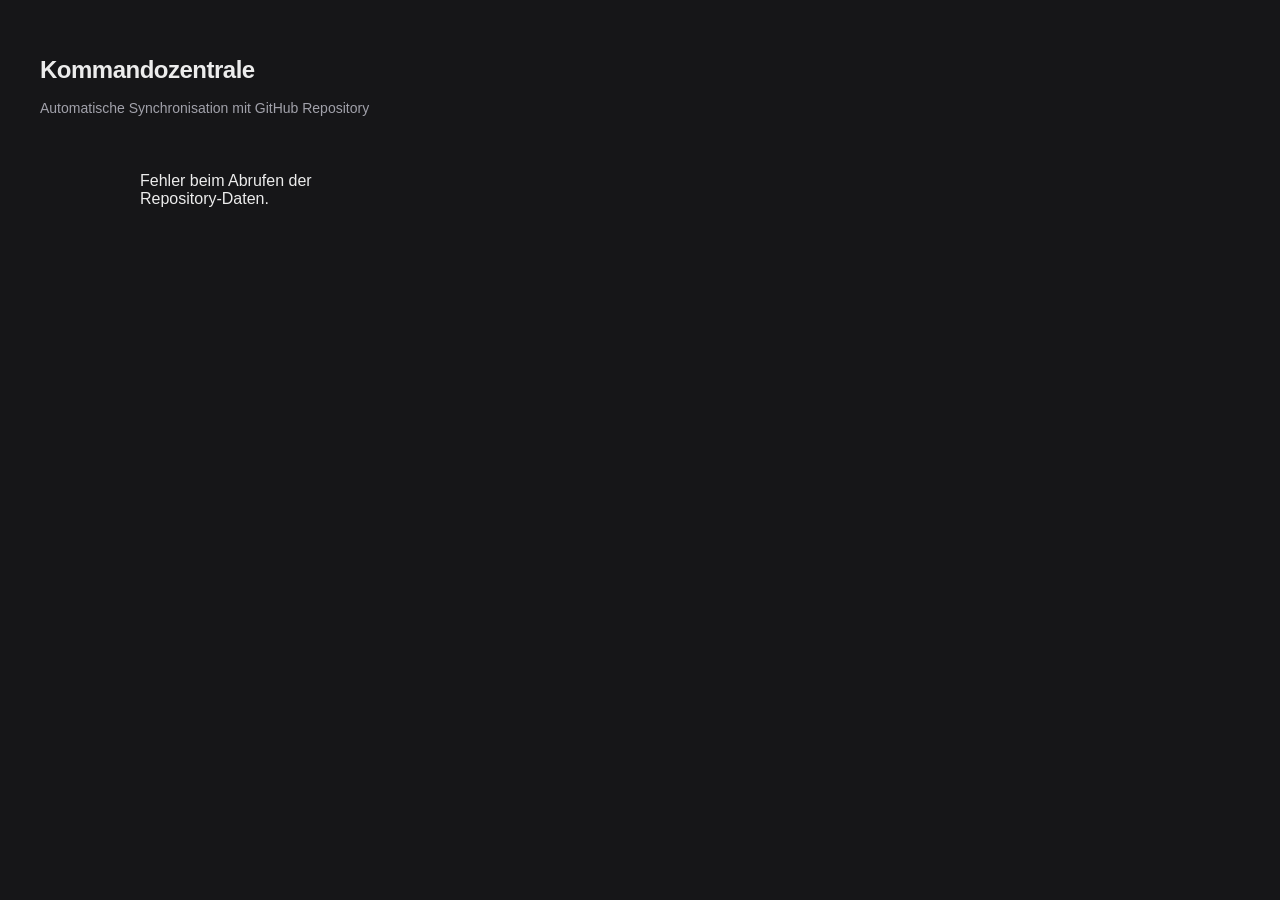
<file: index.html>
<!DOCTYPE html>
<html lang="de">
<head>
    <meta charset="UTF-8">
    <title>Tool Dashboard</title>
    <style>
        :root {
            --bg: #161618;
            --card-bg: #1c1c1e;
            --accent: #9e60f2;
            --text-dim: #a1a1aa;
            --border: #2c2c2e;
        }

        body { 
            font-family: 'Inter', -apple-system, sans-serif; 
            background-color: var(--bg); 
            color: #ececec; 
            padding: 40px; 
            margin: 0;
        }

        h1 { font-size: 24px; font-weight: 600; letter-spacing: -0.5px; }
        .subtitle { color: var(--text-dim); font-size: 14px; margin-bottom: 40px; }

        #tool-container { 
            display: grid; 
            grid-template-columns: repeat(auto-fill, minmax(180px, 1fr)); 
            gap: 20px; 
            max-width: 1000px; 
            margin: 0 auto; 
        }

        .tool-card { 
            background: var(--card-bg); 
            border: 1px solid var(--border); 
            border-radius: 12px; 
            padding: 24px; 
            transition: all 0.2s ease; 
            text-decoration: none; 
            color: white; 
            position: relative;
            display: flex;
            flex-direction: column;
            align-items: center;
        }

        .tool-card:hover { 
            border-color: var(--accent); 
            background: #252529;
            transform: translateY(-2px);
        }

        .emoji-display { 
            font-size: 42px; 
            margin-bottom: 12px; 
            cursor: pointer;
            transition: transform 0.2s;
            display: block;
        }

        .emoji-display:hover { transform: scale(1.2); }

        .tool-name { 
            font-weight: 500; 
            font-size: 14px; 
            color: #efeff1;
            text-align: center;
        }

        .edit-hint {
            font-size: 9px;
            color: var(--text-dim);
            margin-top: 8px;
            opacity: 0;
            transition: opacity 0.2s;
        }

        .tool-card:hover .edit-hint { opacity: 1; }

        .loading { color: var(--text-dim); font-style: italic; grid-column: 1/-1; }
    </style>
</head>
<body>
    <h1>Kommandozentrale</h1>
    <p class="subtitle">Automatische Synchronisation mit GitHub Repository</p>
    
    <div id="tool-container">
        <div class="loading">Initialisiere Schnittstelle...</div>
    </div>

    <script>
        // Speicher für die Emojis im Browser
        const emojiStorageKey = "dashboard_tool_emojis";

        function getSavedEmoji(toolName) {
            const saved = JSON.parse(localStorage.getItem(emojiStorageKey) || "{}");
            return saved[toolName] || "🛠️"; // Standard-Emoji
        }

        function saveEmoji(toolName) {
            const newEmoji = prompt(`Wähle ein neues Emoji für "${toolName}":`);
            if (newEmoji && newEmoji.trim() !== "") {
                const saved = JSON.parse(localStorage.getItem(emojiStorageKey) || "{}");
                saved[toolName] = newEmoji.trim();
                localStorage.setItem(emojiStorageKey, JSON.stringify(saved));
                loadTools(); // Liste neu zeichnen
            }
        }

        async function loadTools() {
            const user = "sorume"; 
            const repo = "My-Tools";
            const container = document.getElementById('tool-container');

            try {
                const response = await fetch(`https://api.github.com/repos/${user}/${repo}/contents/`);
                const files = await response.json();

                container.innerHTML = "";

                files.forEach(file => {
                    if (file.name.endsWith('.html') && file.name !== 'index.html') {
                        const displayName = file.name.replace('.html', '');
                        const currentEmoji = getSavedEmoji(displayName);

                        const card = document.createElement('div');
                        card.className = 'tool-card';
                        
                        card.innerHTML = `
                            <span class="emoji-display" title="Emoji ändern">${currentEmoji}</span>
                            <a href="${file.name}" class="tool-name" style="text-decoration:none; color:inherit;">
                                ${displayName.replace(/_/g, ' ')}
                            </a>
                            <span class="edit-hint">Klick auf Emoji zum Ändern</span>
                        `;

                        // Klick auf Emoji ändert das Symbol
                        card.querySelector('.emoji-display').onclick = (e) => {
                            e.preventDefault();
                            saveEmoji(displayName);
                        };

                        // Klick auf die restliche Karte öffnet das Tool
                        card.onclick = (e) => {
                            if (!e.target.classList.contains('emoji-display')) {
                                window.location.href = file.name;
                            }
                        };

                        container.appendChild(card);
                    }
                });
            } catch (error) {
                container.innerHTML = "<p>Fehler beim Abrufen der Repository-Daten.</p>";
            }
        }

        loadTools();
    </script>
</body>
</html>
</file>
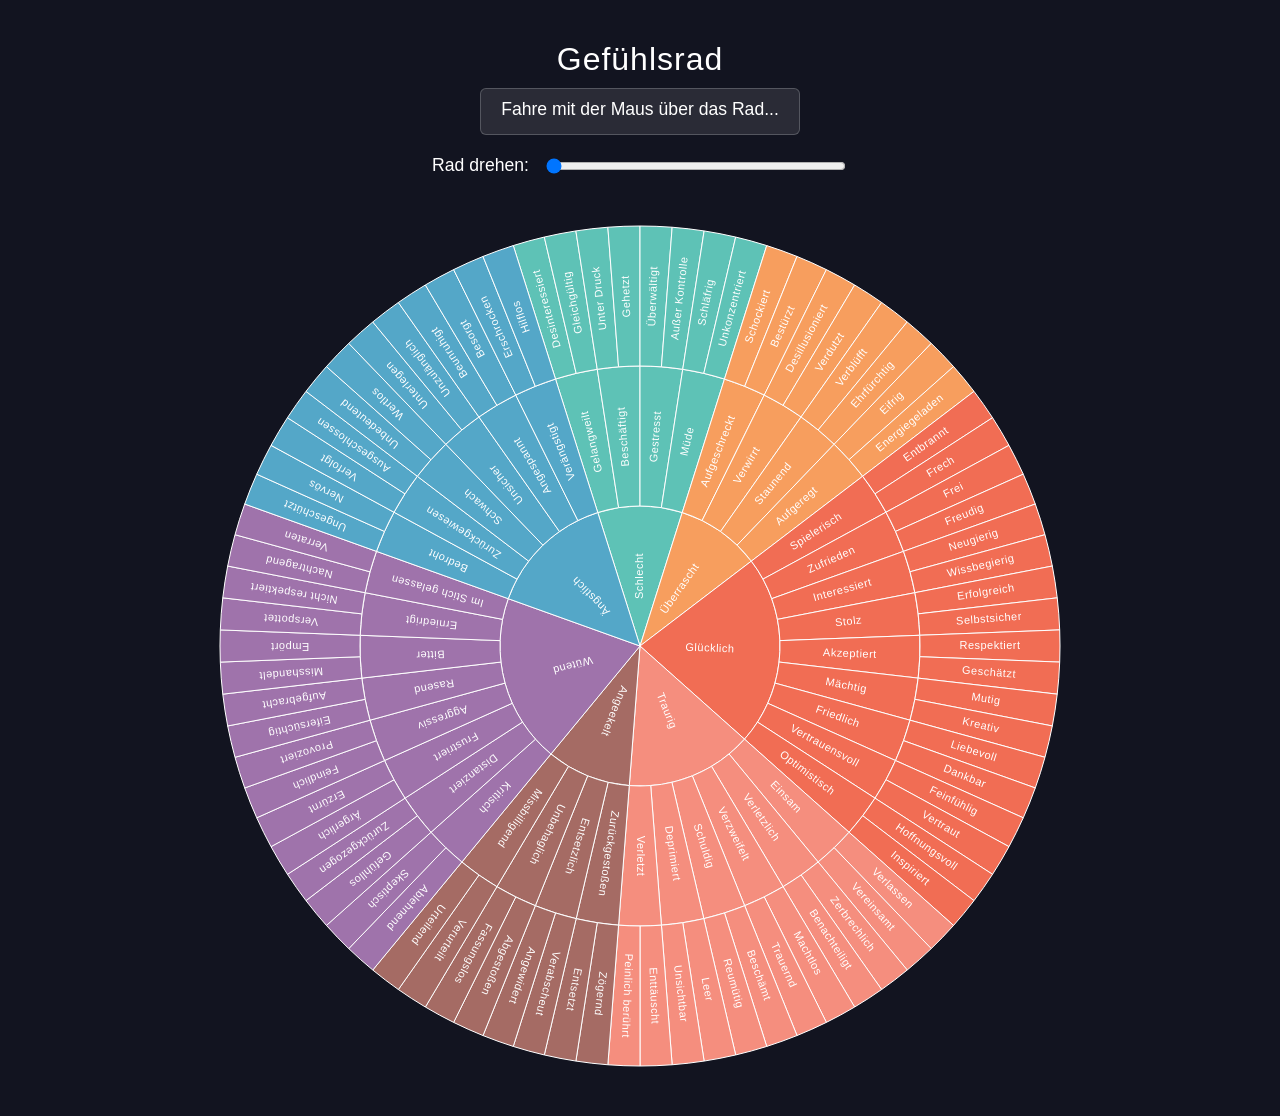
<file: Gefühlsrad.html>
<!DOCTYPE html>
<html lang="de">
<head>
    <meta charset="UTF-8">
    <meta name="viewport" content="width=device-width, initial-scale=1.0">
    <title>Gefühlsrad - Online</title>
    <link rel="stylesheet" href="gefuehlsrad-style.css">
</head>
<body>

    <h1>Gefühlsrad</h1>
    <div id="info-box">Fahre mit der Maus über das Rad...</div>
    
    <div class="slider-container">
        <label for="rotation-slider">Rad drehen:</label>
        <input type="range" id="rotation-slider" min="0" max="360" value="0">
    </div>
    
    <svg id="wheel-container" width="900" height="900">
        <g id="wheel-group"></g>
    </svg>

    <script src="gefuehlsrad-script.js"></script>
</body>
</html>
</file>
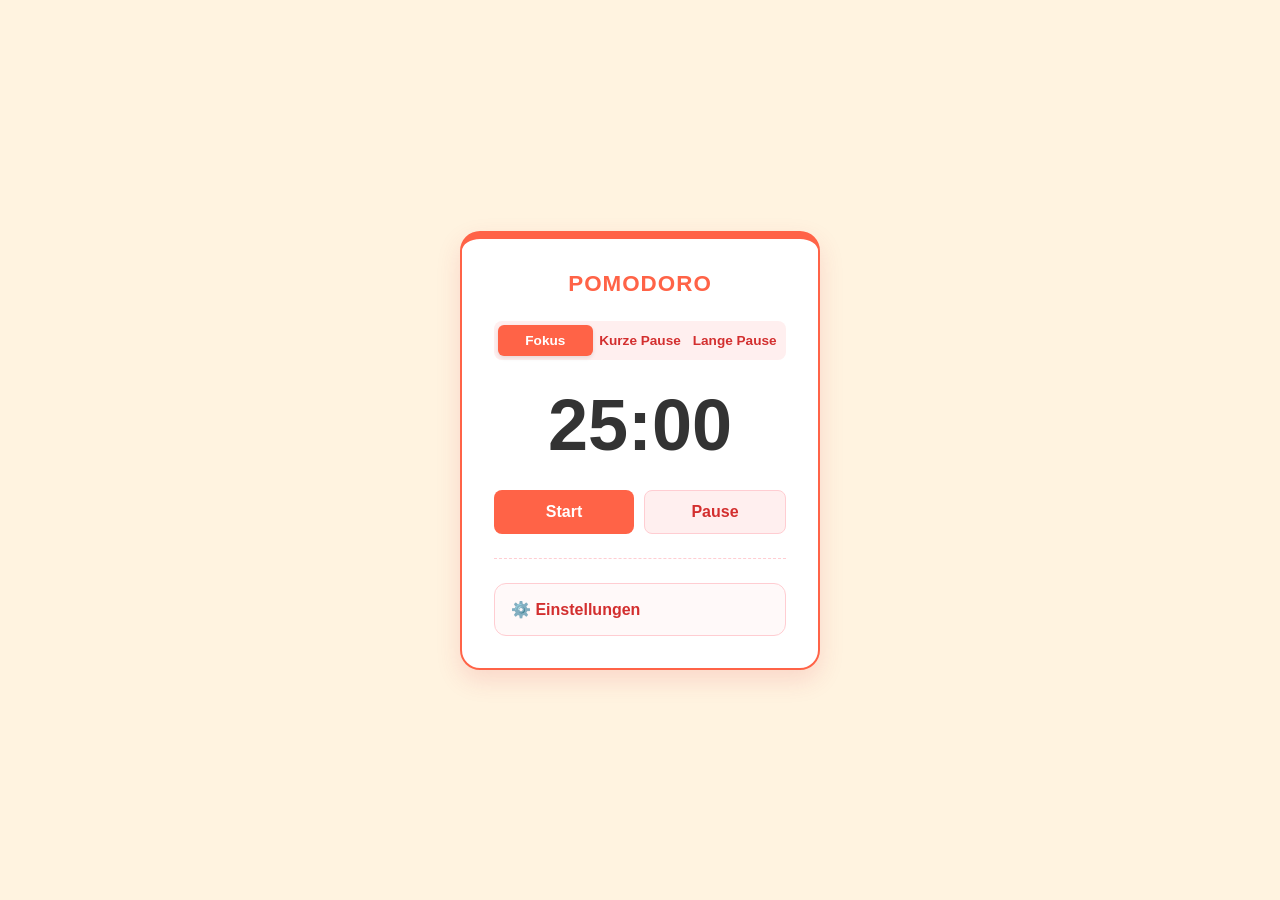
<file: Pomodoro.html>
<!DOCTYPE html>
<html lang="de">
<head>
    <meta charset="UTF-8">
    <meta name="viewport" content="width=device-width, initial-scale=1.0">
    <link rel="icon" href="data:image/svg+xml,<svg xmlns=%22http://www.w3.org/2000/svg%22 viewBox=%220 0 100 100%22><text y=%22.9em%22 font-size=%2290%22>🍅</text></svg>">
    <title>Pomodoro</title>
    <link rel="stylesheet" href="PomoStyle.css">
</head>
<body>
    <div class="container">
        <h1>Pomodoro</h1>
        
        <div class="mode-selectors">
            <button id="btn-focus" class="mode-btn active">Fokus</button>
            <button id="btn-short" class="mode-btn">Kurze Pause</button>
            <button id="btn-long" class="mode-btn">Lange Pause</button>
        </div>
        
        <div class="timer-display" id="time-left">25:00</div>
        
        <div class="controls">
            <button id="start-btn">Start</button>
            <button id="pause-btn">Pause</button>
        </div>

        <hr class="divider">

        <details class="settings-collapse">
            <summary>⚙️ Einstellungen</summary>
            
            <div class="settings-content">
                <div class="setting-item">
                    <label for="work-time">Fokus (Min):</label>
                    <input type="number" id="work-time" value="25" min="1" max="120">
                </div>
                
                <div class="setting-item">
                    <label for="short-break">Kurze Pause (Min):</label>
                    <input type="number" id="short-break" value="5" min="1" max="30">
                </div>
                
                <div class="setting-item">
                    <label for="long-break">Lange Pause (Min):</label>
                    <input type="number" id="long-break" value="15" min="1" max="60">
                </div>

                <label class="toggle">
                    <input type="checkbox" id="notify-toggle">
                    Popups aktivieren
                </label>

                <button id="save-settings-btn">Speichern & Übernehmen</button>
            </div>
        </details>
    </div>

    <script src="PomoScript.js"></script>
</body>
</html>
</file>
<file: gefuehlsrad-style.css>
/* Grundlegendes Styling und dunkler Hintergrund */
body {
    font-family: 'Segoe UI', Tahoma, Geneva, Verdana, sans-serif;
    background: #121420; /* Dunkler Hintergrund wie im Bild */
    color: #ffffff;
    display: flex;
    flex-direction: column;
    align-items: center;
    margin: 0;
    padding: 20px;
    min-height: 100vh;
}

h1 { 
    margin-bottom: 10px; 
    font-weight: 300; 
    letter-spacing: 1px; 
}

/* Die Infobox für den Tooltip beim Darüberfahren */
#info-box {
    background: rgba(255, 255, 255, 0.1);
    padding: 10px 20px;
    border-radius: 6px;
    margin-bottom: 20px;
    font-size: 1.1rem;
    min-height: 25px;
    border: 1px solid rgba(255, 255, 255, 0.2);
    text-align: center;
}

/* NEU: Styling für den Slider-Bereich */
.slider-container {
    margin-bottom: 20px;
    display: flex;
    align-items: center;
    gap: 15px;
    font-size: 1.1rem;
}

/* NEU: Den Slider etwas breiter machen */
input[type="range"] {
    width: 300px;
    cursor: pointer;
}

/* Styling der SVG-Kreissegmente */
.slice {
    stroke: #ffffff;
    stroke-width: 1px;
    cursor: pointer;
    transition: opacity 0.2s, stroke-width 0.2s;
}

.slice:hover {
    opacity: 0.8;
    stroke-width: 2.5px;
}

/* Styling und Ausrichtung des Textes im Rad */
.slice-text {
    font-size: 11px;
    font-weight: 500;
    fill: #ffffff;
    text-anchor: middle;      /* Zentriert den Text auf seiner X-Koordinate */
    dominant-baseline: middle; /* Zentriert den Text auf seiner Y-Koordinate */
    pointer-events: none;      /* Der Text blockiert nicht die Maus für die Segmente */
    letter-spacing: 0.5px;
}
</file>
<file: PomoStyle.css>
* {
    box-sizing: border-box;
    margin: 0;
    padding: 0;
    font-family: -apple-system, BlinkMacSystemFont, "Segoe UI", Roboto, Helvetica, Arial, sans-serif;
}

body {
    background-color: #FFF3E0; 
    color: #4A2311;
    display: flex;
    justify-content: center;
    align-items: center;
    min-height: 100vh;
}

.container {
    background: #FFFFFF;
    padding: 2rem;
    border-radius: 20px;
    box-shadow: 0 10px 25px rgba(220, 53, 69, 0.15);
    border: 2px solid #FF6347; 
    border-top: 8px solid #FF6347; 
    text-align: center;
    width: 100%;
    max-width: 360px; /* Leicht verbreitert für die drei Buttons */
}

h1 {
    font-size: 1.4rem;
    font-weight: 700;
    margin-bottom: 1.5rem;
    color: #FF6347;
    text-transform: uppercase;
    letter-spacing: 1px;
}

/* Modus Auswahl Buttons (Fokus, Pausen) */
.mode-selectors {
    display: flex;
    justify-content: space-between;
    background-color: #FFEFEF;
    border-radius: 8px;
    padding: 4px;
    margin-bottom: 1.5rem;
}

.mode-btn {
    flex: 1;
    background: none;
    border: none;
    padding: 8px 5px;
    font-size: 0.85rem;
    font-weight: 600;
    color: #D32F2F;
    cursor: pointer;
    border-radius: 6px;
    transition: all 0.2s ease;
}

.mode-btn.active {
    background-color: #FF6347;
    color: white;
    box-shadow: 0 2px 4px rgba(0,0,0,0.1);
}

.timer-display {
    font-size: 4.5rem;
    font-weight: 800;
    margin-bottom: 1.5rem;
    color: #333;
    font-variant-numeric: tabular-nums;
}

.controls {
    display: flex;
    justify-content: center;
    gap: 10px;
    margin-bottom: 1rem;
}

.controls button {
    background-color: #FFEFEF;
    color: #D32F2F;
    border: 1px solid #FFCDD2;
    padding: 12px 24px;
    border-radius: 8px;
    font-size: 1rem;
    font-weight: bold;
    cursor: pointer;
    transition: all 0.2s ease;
    flex: 1; /* Buttons sind nun gleich groß */
}

.controls button:hover {
    background-color: #FFCDD2;
}

#start-btn {
    background-color: #FF6347;
    color: white;
    border: none;
}

#start-btn:hover {
    background-color: #E5533D;
    transform: translateY(-2px);
}

.divider {
    border: none;
    border-top: 1px dashed #FFCDD2;
    margin: 1.5rem 0;
}

/* Ausklappbare Einstellungen */
.settings-collapse {
    text-align: left;
    background-color: #FFF9F9;
    border-radius: 12px;
    border: 1px solid #FFCDD2;
    overflow: hidden;
}

.settings-collapse summary {
    cursor: pointer;
    font-size: 1rem;
    font-weight: 600;
    color: #D32F2F;
    padding: 1rem;
    list-style: none; /* Entfernt das Standard-Dreieck */
    user-select: none;
}

/* Fallback, falls das Standard-Dreieck in manchen Browsern bleibt */
.settings-collapse summary::-webkit-details-marker {
    display: none;
}

.settings-content {
    padding: 0 1rem 1rem 1rem;
}

.setting-item {
    display: flex;
    justify-content: space-between;
    align-items: center;
    margin-bottom: 0.8rem;
    font-size: 0.9rem;
}

.setting-item input {
    width: 60px;
    padding: 4px 8px;
    border: 1px solid #FFCDD2;
    border-radius: 4px;
    text-align: center;
}

.toggle {
    cursor: pointer;
    display: flex;
    align-items: center;
    gap: 8px;
    margin: 1rem 0;
    font-size: 0.9rem;
}

#save-settings-btn {
    width: 100%;
    background-color: #4CAF50;
    color: white;
    border: none;
    padding: 10px;
    border-radius: 6px;
    cursor: pointer;
    font-weight: bold;
}

#save-settings-btn:hover {
    background-color: #45A049;
}
</file>
